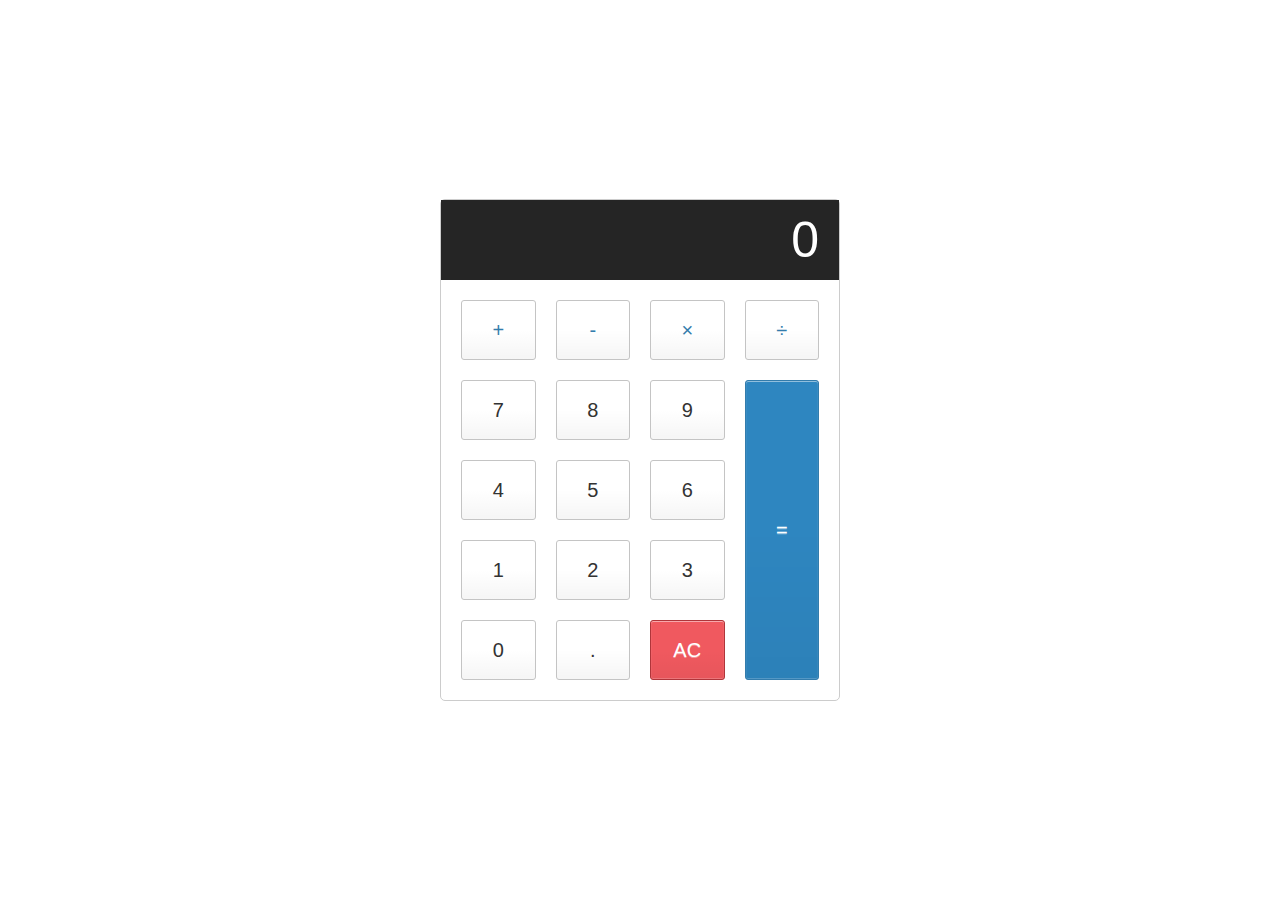
<file: Calculator/index.html>
<!DOCTYPE html>
<html lang="en">
  <head>
    <meta charset="UTF-8" />
    <meta name="viewport" content="width=device-width, initial-scale=1.0" />
    <meta http-equiv="X-UA-Compatible" content="ie=edge" />
    <title>Freshman JavaScript Calculator Demo</title>
    <link rel="stylesheet" href="style.css" />
  </head>
  <body>
    <div class="calculator">
      <input type="text" class="calculator-screen" value="" disabled />

      <div class="calculator-keys">
        <button type="button" class="operator" value="+">+</button>
        <button type="button" class="operator" value="-">-</button>
        <button type="button" class="operator" value="*">&times;</button>
        <button type="button" class="operator" value="/">&divide;</button>

        <button type="button" value="7">7</button>
        <button type="button" value="8">8</button>
        <button type="button" value="9">9</button>

        <button type="button" value="4">4</button>
        <button type="button" value="5">5</button>
        <button type="button" value="6">6</button>

        <button type="button" value="1">1</button>
        <button type="button" value="2">2</button>
        <button type="button" value="3">3</button>

        <button type="button" value="0">0</button>
        <button type="button" class="decimal" value=".">.</button>
        <button type="button" class="all-clear" value="all-clear">AC</button>

        <button type="button" class="equal-sign operator" value="=">=</button>
      </div>
    </div>
    <script src="script.js"></script>
  </body>
</html>
</file>
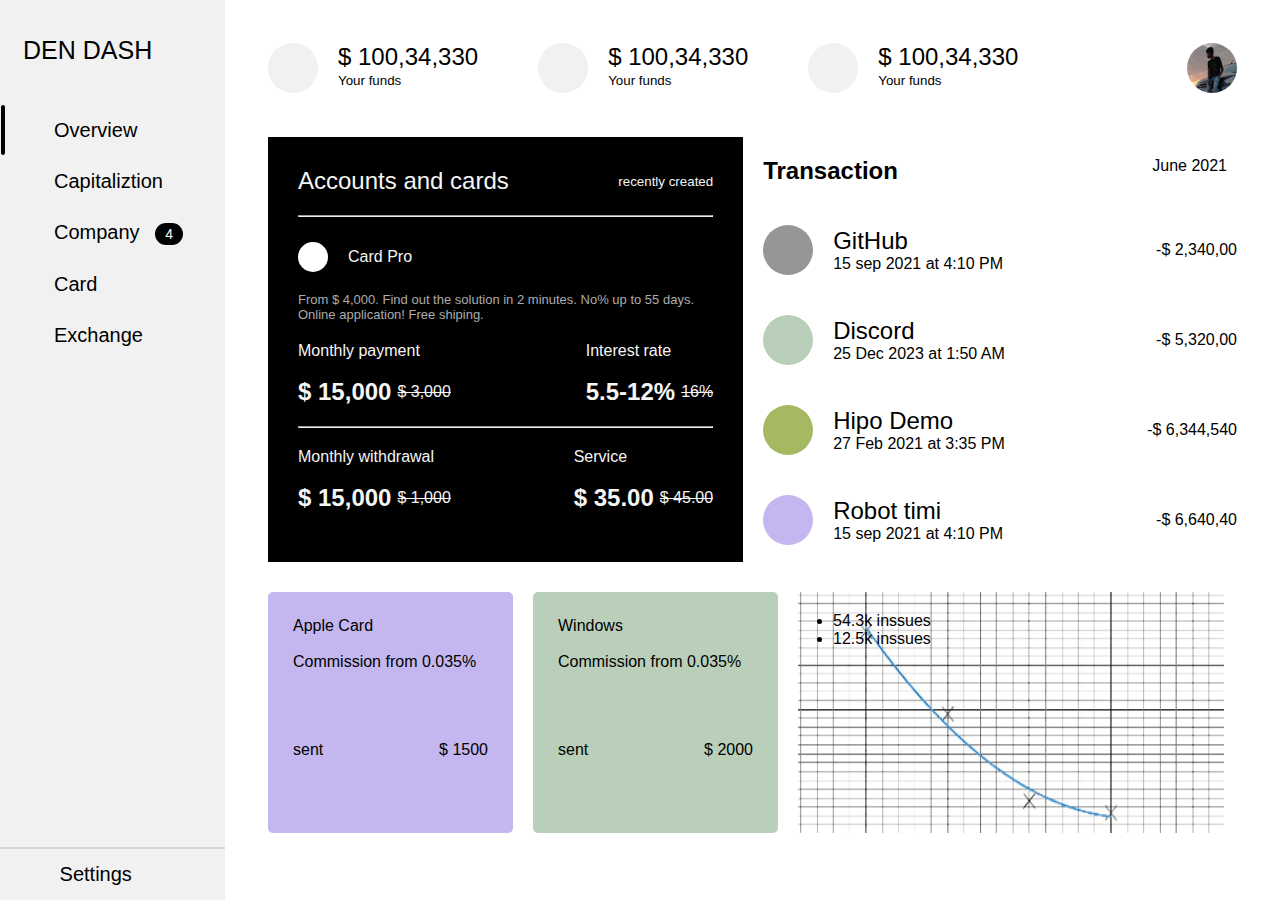
<file: Dashboard1/index.html>
<!DOCTYPE html>
<html lang="en">

<head>
    <meta charset="UTF-8">
    <meta http-equiv="X-UA-Compatible" content="IE=edge">
    <meta name="viewport" content="width=device-width, initial-scale=1.0">
    <link rel="stylesheet" href="style.css">
    <link rel="stylesheet" href="https://cdnjs.cloudflare.com/ajax/libs/font-awesome/6.4.2/css/all.min.css"
        integrity="sha512-z3gLpd7yknf1YoNbCzqRKc4qyor8gaKU1qmn+CShxbuBusANI9QpRohGBreCFkKxLhei6S9CQXFEbbKuqLg0DA=="
        crossorigin="anonymous" referrerpolicy="no-referrer" />
    <title>Dashboard</title>
</head>

<body>
    <aside class="sidebar">
        <h2 class="sidebar__heading">DEN Dash</h2>
        <ul class="sidebar__nav">
            <li class="sidebar__nav__link"><a href="#" class="active"><span><i
                            class="fa-solid fa-fire"></i></span><span>Overview</span></a></li>
            <li class="sidebar__nav__link"><a href="#"><span><i
                            class="fa-solid fa-landmark-flag"></i></span><span>Capitaliztion</span></a></li>
            <li class="sidebar__nav__link"><a href="#"><span><i
                            class="fa-regular fa-building"></i></span><span>Company</span> <span
                        class="expand">4</span></a></li>
            <li class="sidebar__nav__link"><a href="#"><span><i
                            class="fa-regular fa-credit-card"></i></span><span>Card</span></a></li>
            <li class="sidebar__nav__link"><a href="#"><span><i
                            class="fa-solid fa-arrows-rotate"></i></span><span>Exchange</span></a></li>
        </ul>
        <div class="sidebar__settings sidebar__nav__link">
            <a href="#">
                <span>
                    <i class="fas fa-cog"></i>
                </span>
                <span>
                    Settings
                </span>
            </a>
        </div>
    </aside>
    <main class="container">
        <!-- container heading start -->
        <div class="container_parent">
            <div class="container__main">
                <div class="container_main_element">
                    <div class="icon">
                        <span>
                            <i class="fas fa-suitcase"></i>
                        </span>
                    </div>
                    <div class="details">
                        <h2>$ 100,34,330</h2>
                        <small>Your funds</small>
                    </div>
                </div>
                <div class="container_main_element">
                    <div class="icon">
                        <span>
                            <i class="fas fa-suitcase"></i>
                        </span>
                    </div>
                    <div class="details">
                        <h2>$ 100,34,330</h2>
                        <small>Your funds</small>
                    </div>
                </div>
                <div class="container_main_element">
                    <div class="icon">
                        <span>
                            <i class="fas fa-suitcase"></i>
                        </span>
                    </div>
                    <div class="details">
                        <h2>$ 100,34,330</h2>
                        <small>Your funds</small>
                    </div>
                </div>
            </div>
            <div class="container__profile">
                <a href="#"><span>
                        <i class="fa-solid fa-ellipsis"></i>
                    </span></a>

                <div>
                    <img src="./assets/adi.png" alt="profile ">
                </div>
            </div>
        </div>
        
        <section id="tables__section">
            <div class="accounts">
                <div class="accounts__heading">
                    <h2>Accounts and cards</h2>
                    <small>recently created</small>
                </div>
                <hr>
                <div class="accounts__content">
                    <div class="accounts__content__heading">
                        <span>
                            <i class="fas fa-pen"></i>
                        </span>
                        <p>Card Pro</p>
                    </div>
                    <p class="text__card__pro">From $ 4,000. Find out the solution in 2 minutes. No% up to 55 days.
                        Online application! Free shiping.</p>
                    <section class="Monthly__payment">
                        <div>
                            <p>Monthly payment</p><br>
                            <span class="for__card">
                                <h2>$ 15,000</h2>
                                <del>$ 3,000</del>

                            </span>
                        </div>

                        <div>
                            <p>Interest rate</p><br>
                            <span class="for__card">
                                <h2>5.5-12%</h2>
                                <del>16%</del>
                            </span>
                        </div>
                    </section>
                    <hr>

                </div>
                <section class="Monthly__payment">
                    <div>
                        <p>Monthly withdrawal</p><br>
                        <span class="for__card">
                            <h2>$ 15,000</h2>
                            <del>$ 1,000</del>

                        </span>
                    </div>

                    <div>
                        <p>Service</p><br>
                        <span class="for__card">
                            <h2>$ 35.00</h2>
                            <del>$ 45.00</del>
                        </span>
                    </div>
                </section>

            </div>


            <div class="transaction">
                <div class="transaction__headding">
                    <h2>Transaction</h2>
                    <p>June 2021</p>
                </div>

                <div class="container__of__github">

                    <div class="trans__first__row">
                        <span class="icon__gitHub"><i class="fa-brands fa-github"></i></span>
                        <a id="tra__link" href="#">
                            <h2>GitHub </h2>
                            <p>15 sep 2021 at 4:10 PM
                            </p>
                        </a>
                    </div>

                    <div>
                        <p>-$ 2,340,00</p>
                    </div>

                </div>

                <div class="container__of__github">

                    <div class="trans__first__row">
                        <span class="icon__gitHubb"><i class="fa-brands fa-discord"></i></i></span>
                        <a id="tra__link" href="#">
                            <h2>Discord </h2>
                            <p>25 Dec 2023 at 1:50 AM
                            </p>
                        </a>
                    </div>

                    <div>
                        <p>-$ 5,320,00</p>
                    </div>

                </div>

                <div class="container__of__github">

                    <div class="trans__first__row">
                        <span class="icon__gitHubbb"><i class="fa-solid fa-hippo"></i></span>
                        <a id="tra__link" href="#">
                            <h2> Hipo Demo </h2>
                            <p>27 Feb 2021 at 3:35 PM
                            </p>
                        </a>
                    </div>

                    <div>
                        <p>-$ 6,344,540</p>
                    </div>

                </div>

                <div class="container__of__github">

                    <div class="trans__first__row">
                        <span class="icon__gitHubbbb"><i class="fa-solid fa-robot"></i></span>
                        <a id="tra__link" href="#">
                            <h2>Robot timi </h2>
                            <p>15 sep 2021 at 4:10 PM
                            </p>
                        </a>
                    </div>

                    <div>
                        <p>-$ 6,640,40</p>
                    </div>

                </div>



        </section>

        <section class="bottom__box">

            <div class="bottom__box__first__container">

                <div class="first__box">
                    <span class="logo__bottom"><i class="fa-brands fa-apple"></i></span>
                    <p>Apple Card</p>
                    <br>
                    <p>Commission from 0.035%</p>
                    <div class="bottom__left">

                        <span>
                            <p>sent</p>
                        </span>
                        <span>
                            <p>$ 1500
                            </p>
                        </span>
                    </div>

                </div>

                <div class="second__box">
                    <span class="logo__bottom"><i class="fa-brands fa-windows"></i></span>
                    <p>Windows</p>
                    <br>
                    <p>Commission from 0.035%</p>
                    <div class="bottom__left">
                        <span>
                            <p>sent</p>
                        </span>
                        <span>
                            <p>$ 2000</p>
                        </span>
                    </div>




                </div>
            </div>
            <div class="bottom__box__last__container">
                <div class="text__img">
                    <ul>
                        <li >54.3k inssues</li>
                        <li>12.5k inssues</li>
                    </ul>

                </div>

                <div><img src="./assets/graph.png" alt="graph__image">
                </div>
            </div>

        </section>
    </main>
</body>

</html>
</file>
<file: Calculator/style.css>
/* ==========================================================================
   #JAVASCRIPT CALCULATOR
   ========================================================================== */

   html {
    font-size: 62.5%;
    box-sizing: border-box;
  }
  
  *, *::before, *::after {
    margin: 0;
    padding: 0;
    box-sizing: inherit;
  }
  
  .calculator {
    border: 1px solid #ccc;
    border-radius: 5px;
    position: absolute;
    top: 50%;
    left: 50%;
    transform: translate(-50%, -50%);
    width: 400px;
  }
  
  .calculator-screen {
    width: 100%;
    font-size: 5rem;
    height: 80px;
    border: none;
    background-color: #252525;
    color: #fff;
    text-align: right;
    padding-right: 20px;
    padding-left: 10px;
  }
  
  button {
    height: 60px;
    background-color: #fff;
    border-radius: 3px;
    border: 1px solid #c4c4c4;
    background-color: transparent;
    font-size: 2rem;
    color: #333;
    background-image: linear-gradient(to bottom,transparent,transparent 50%,rgba(0,0,0,.04));
    box-shadow: inset 0 0 0 1px rgba(255,255,255,.05), inset 0 1px 0 0 rgba(255,255,255,.45), inset 0 -1px 0 0 rgba(255,255,255,.15), 0 1px 0 0 rgba(255,255,255,.15);
    text-shadow: 0 1px rgba(255,255,255,.4);
  }
  
  button:hover {
    background-color: #eaeaea;
  }
  
  .operator {
    color: #337cac;
  }
  
  .all-clear {
    background-color: #f0595f;
    border-color: #b0353a;
    color: #fff;
  }
  
  .all-clear:hover {
    background-color: #f17377;
  }
  
  .equal-sign {
    background-color: #2e86c0;
    border-color: #337cac;
    color: #fff;
    height: 100%;
    grid-area: 2 / 4 / 6 / 5;
  }
  
  .equal-sign:hover {
    background-color: #4e9ed4;
  }
  
  .calculator-keys {
    display: grid;
    grid-template-columns: repeat(4, 1fr);
    grid-gap: 20px;
    padding: 20px;
  }
</file>
<file: Dashboard1/style.css>
* {
    margin: 0;
    padding: 0;
    box-sizing: border-box;
    font-family: Arial, Helvetica, sans-serif;

}

:root {
    --sidebar-width: 225px;
}

.sidebar {
    width: var(--sidebar-width);
    height: 100vh;
    background-color: #f1f1f1;
    position: fixed;
    top: 0;
}

.sidebar__heading {
    font-size: 25px;
    font-weight: normal;
    margin-left: 23px;
    margin-top: 36px;
    text-transform: uppercase;
}

.sidebar__nav {
    margin-top: 40px;
}

.sidebar__nav__link a {
    font-size: 20px;
    color: black;
    padding: 14px 10px 14px 20px;
    display: inline-block;
    width: 100%;
    transition: all 0.3s ease;
    text-decoration: none;
}

.sidebar__nav__link a:hover {
    background-color: #d4d4d4;
}

.sidebar__nav__link a>span:first-child {
    display: inline-block;
    width: 34px;
}

.active {
    position: relative;
}

.active::before {
    content: "";
    position: absolute;
    top: 0;
    height: 50px;
    left: 1px;
    width: 4px;
    border-radius: 3px;
    background-color: black;
}

.expand {
    background-color: black;
    color: white;
    border-radius: 40px;
    padding: 3px 10px;
    display: inline-block;
    font-size: 14px;
    margin-left: 10px;
}

.sidebar__settings {
    position: absolute;
    bottom: 0;
    width: 100%;
    border-top: 2px solid #d4d4d4;
}

.container {
    margin-left: var(--sidebar-width);
    padding: 43px;
}

.container__main {
    display: flex;
    gap: 60px;
}

.container_parent {
    display: flex;
    justify-content: space-between;
    gap: 20px;
}

.container_main_element {
    display: flex;
    gap: 20px;
}

.container_main_element .icon span {
    background-color: #f1f1f1;
    width: 50px;
    height: 50px;
    display: flex;
    border-radius: 50%;
    justify-content: center;
    align-items: center;
}

.container_main_element .details h2 {
    font-weight: normal;
}

.container__profile {
    display: flex;
    align-items: center;
    gap: 30px;
}

.container__profile img {
    width: 50px;
    height: 50px;
    border-radius: 50%;
}

#tables__section {
    margin-top: 40px;
    display: flex;
    justify-content: space-between;
    gap: 20px;
}

.accounts {
    background-color: black;
    color: whitesmoke;
    padding: 30px;
    flex-basis: 50%;

}

.accounts__heading {
    display: flex;
    justify-content: space-between;
    align-items: center;
    margin-bottom: 20px;
}

.accounts__heading h2 {
    font-weight: normal;
}


.accounts__content__heading {
    display: flex;
    gap: 20px;
    align-items: center;
    margin-top: 25px;
}

.accounts__content__heading span {
    background-color: white;
    color: black;
    padding: 15px;
    border-radius: 50%;
}

.text__card__pro {
    margin-top: 20px;
    color: #acacac;
    font-size: small;
}

.Monthly__payment {
    margin-top: 20px;
    display: flex;
    justify-content: space-between;
    margin-bottom: 20px;
}

.for__card {
    display: flex;
    align-items: center;
    gap: 6px;
}

.transaction {

    flex-basis: 50%;
    gap: 50px;
}

.transaction__headding {
    display: flex;
    justify-content: space-between;
    margin-right: 10px;
    margin-top: 20px;
}

.container__of__github {
    display: flex;
    justify-content: space-between;
    margin-top: 40px;
    align-items: center;
}

.trans__first__row {
    display: flex;
    align-items: center;
    gap: 20px;
}

#tra__link {
    text-decoration: none;
    color: black;

}

#tra__link h2 {
    font-weight: normal;
}

.icon__gitHub i {
    background-color: #979597;
    width: 50px;
    height: 50px;
    display: flex;
    border-radius: 50%;
    justify-content: center;
    align-items: center;
}

.icon__gitHubb i {
    background-color: #bacfb9;
    width: 50px;
    height: 50px;
    display: flex;
    border-radius: 50%;
    justify-content: center;
    align-items: center;
}

.icon__gitHubbb i {
    background-color: #a5b862;
    width: 50px;
    height: 50px;
    display: flex;
    border-radius: 50%;
    justify-content: center;
    align-items: center;
}

.icon__gitHubbbb i {
    background-color: #c4b6ee;
    width: 50px;
    height: 50px;
    display: flex;
    border-radius: 50%;
    justify-content: center;
    align-items: center;

}

.container__of__github:hover {
    background-color: #d4d4d4;
    transition: 0.2s;
    padding: 20px;
}

/*----------------------------- end ---------------------- */

.bottom__box {
    gap: 20px;
    display: flex;


}

.bottom__box__first__container {
    flex-basis: 50%;
    margin-top: 30px;
    display: flex;
    gap: 20px;
}

.first__box {
    height: 241px;
    width: 245px;
    background-color: #c4b6ee;
    padding: 25px;
    border-radius: 5px;

}

.second__box {
    height: 241px;
    width: 245px;
    background-color: #bacfb9;
    padding: 25px;
    border-radius: 5px;

}

.bottom__box__last__container {
    margin-top: 30px;
    /* margin-right: 15px; */
    position: relative;
}

.text__img {
    position: absolute;
}


.bottom__box__last__container img {
    height: 241px;
    border-radius: 4px;
    /* margin-right: 5px; */
    width: 97%;
}

.first__box span i {
    font-size: 25px;
    margin-bottom: 20px;
}

.second__box span i {
    font-size: 25px;
    margin-bottom: 20px;
}

.bottom__left {
    display: flex;
    justify-content: space-between;
    margin-top: 70px;
}

.text__img ul {
    padding: 20px;
    margin-left: 15px;
}



@media only screen and (max-width: 500px) {
    .sidebar {
        display: none;

    }

    .container {
        margin-left: 0px;
        padding: 10px;
    }

    .container__main {
        flex-direction: column;
    }

    #tables__section {
        flex-direction: column;
    }

    .accounts {
        flex-basis: 100%;
    }

    .transaction {
        flex-basis: 100%;
    }

    .bottom__box {
        flex-direction: column;
    }

    .bottom__box__first__container {
        gap: 8px;
    }

}

@media only screen and (max-width: 1200px) {
    .container__main {
        flex-direction: column;
        gap: 12px;
    }

}
</file>
